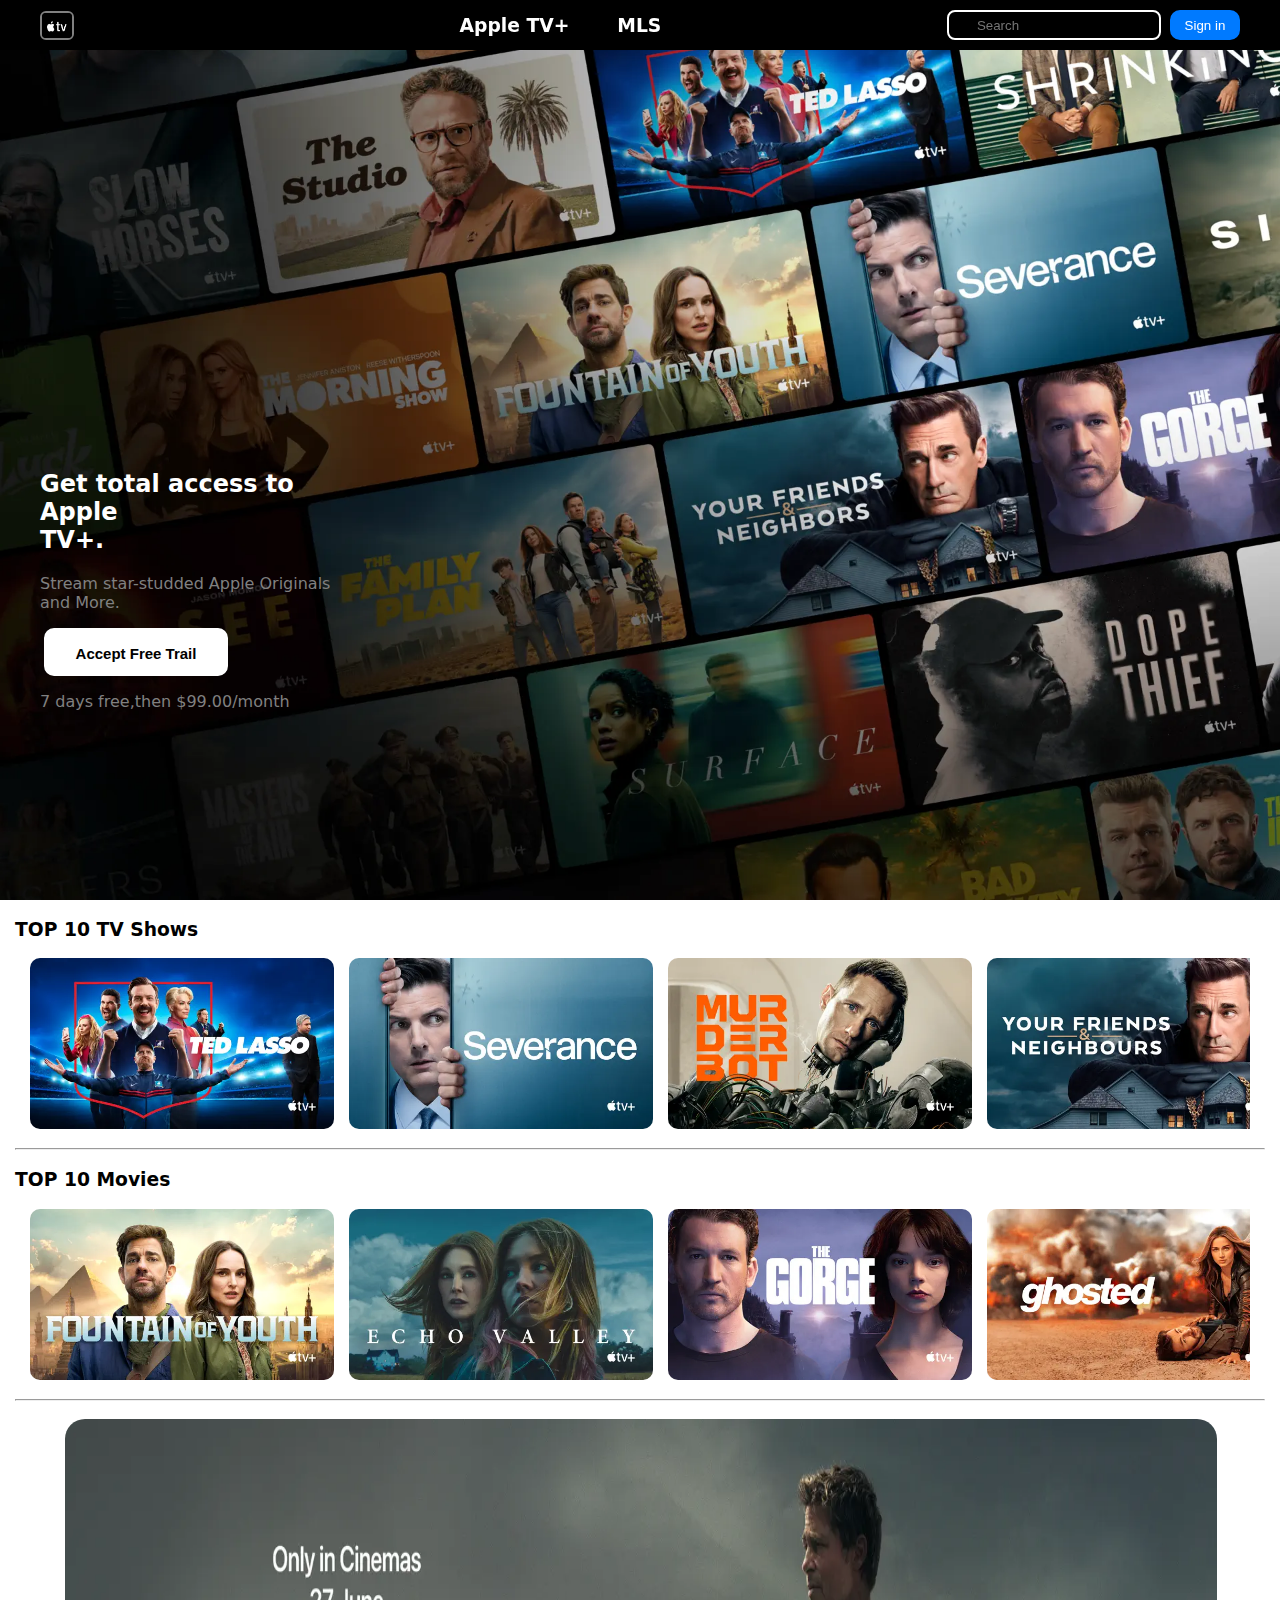
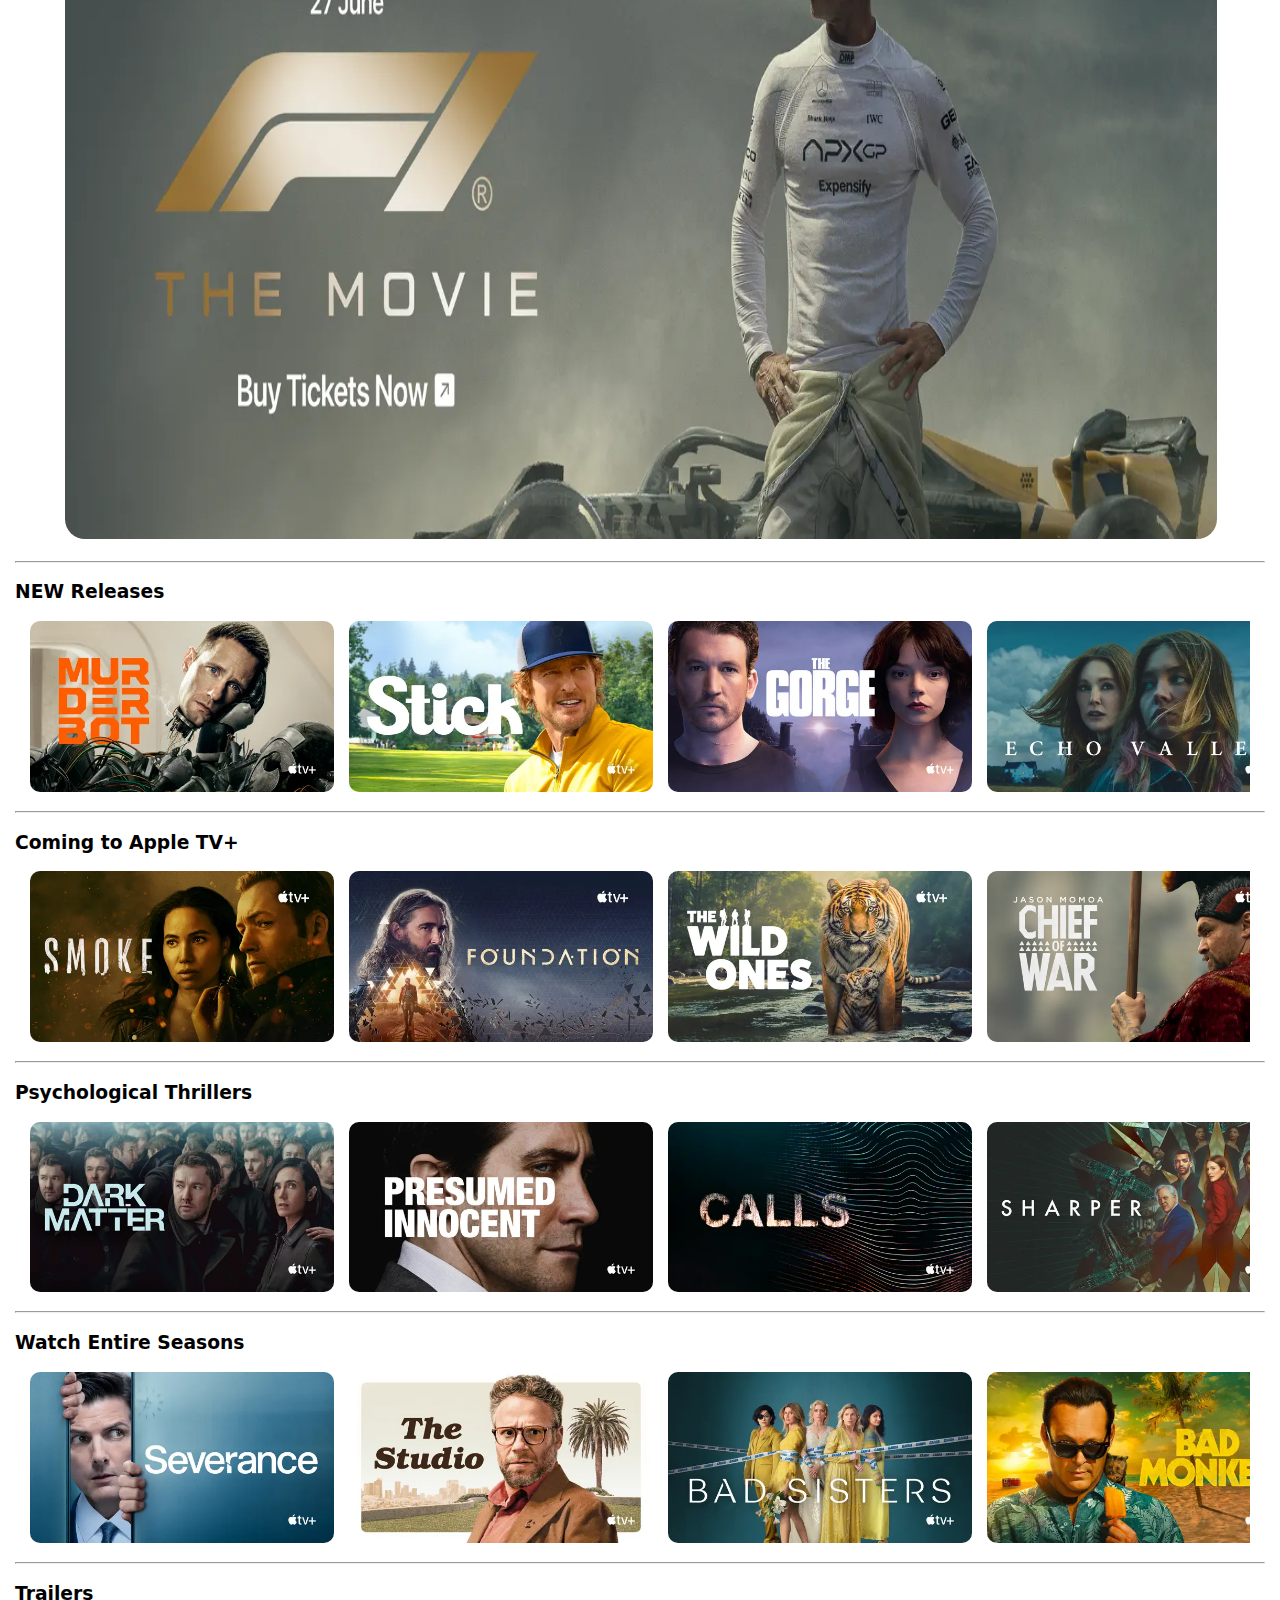
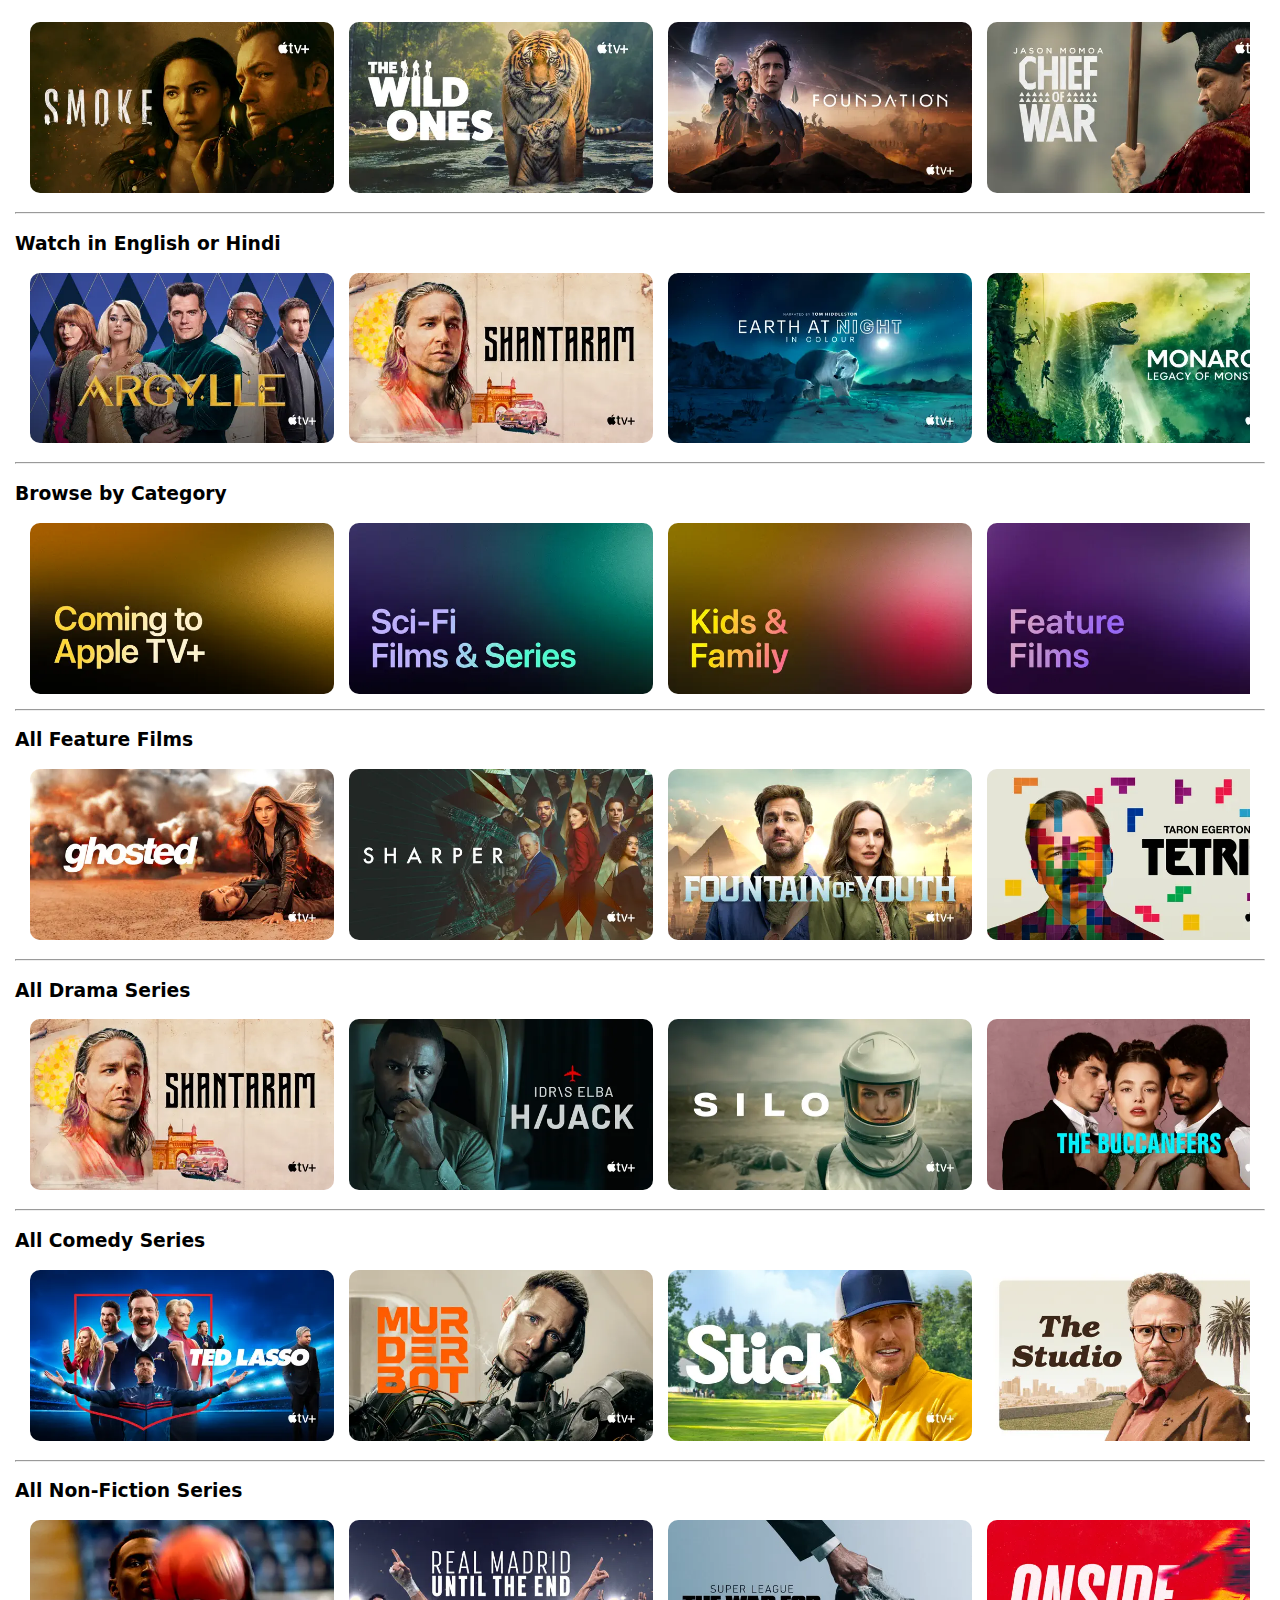
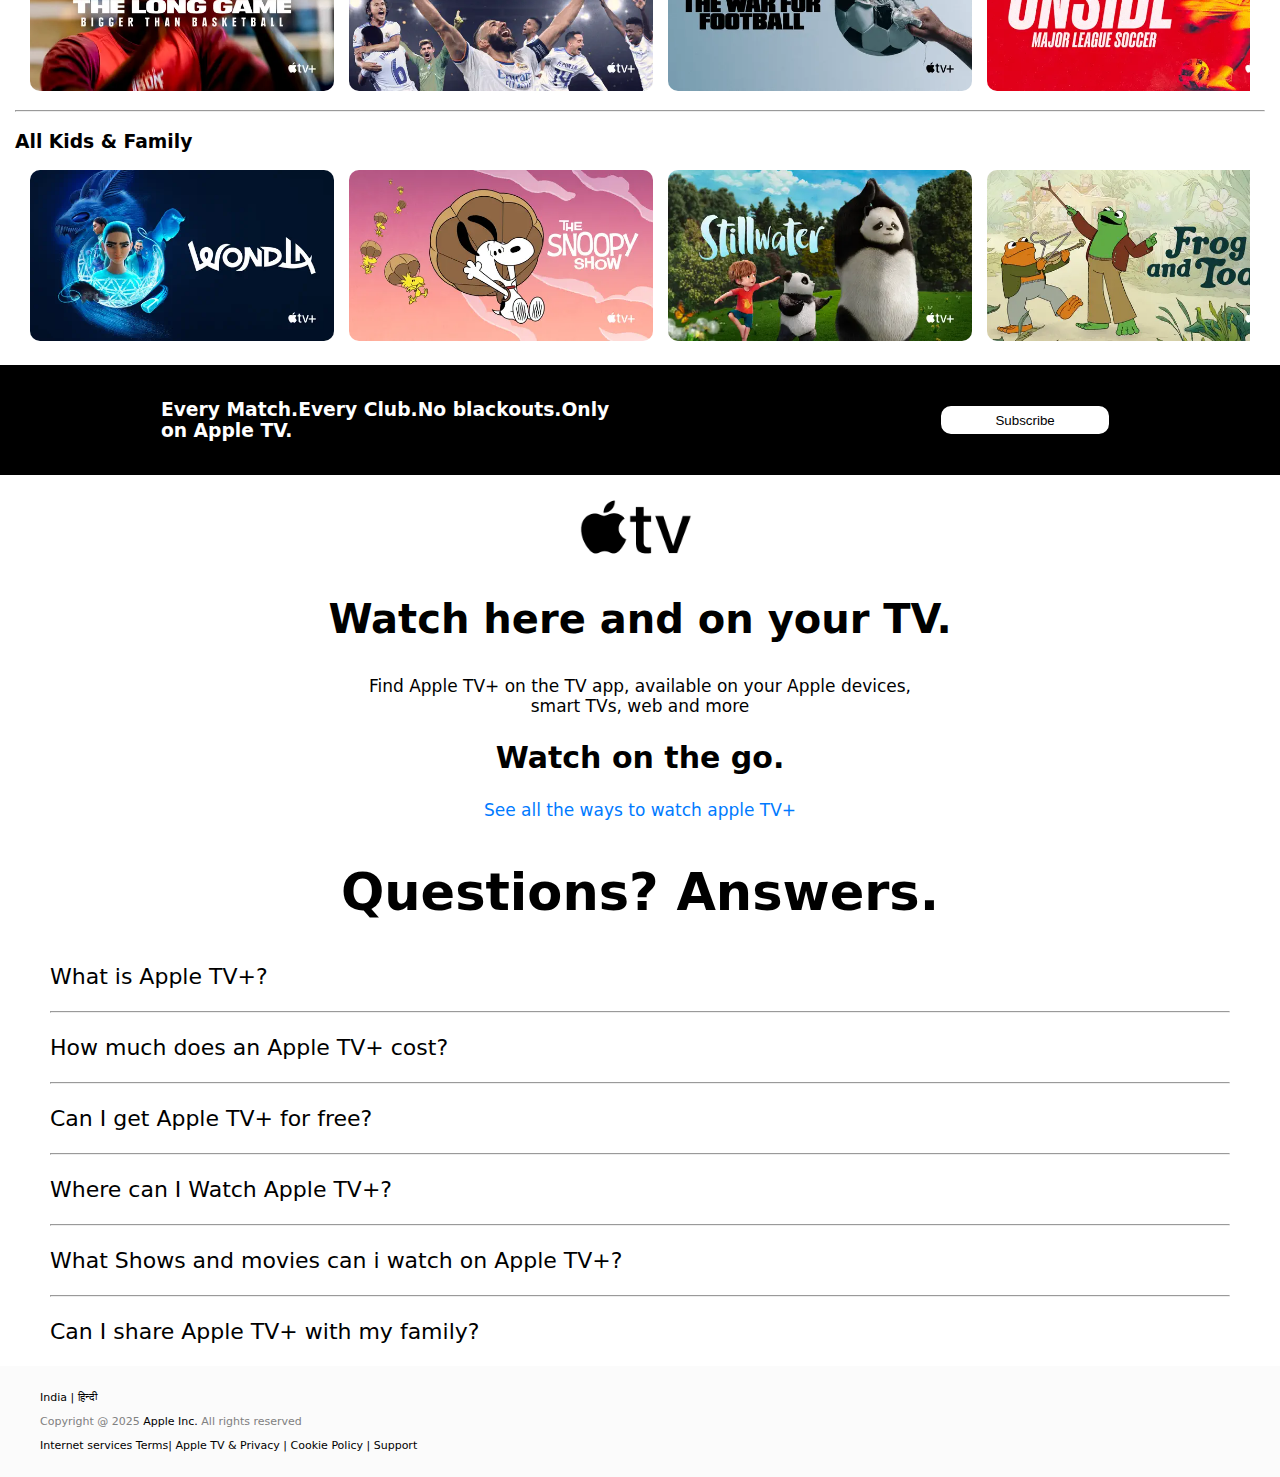
<file: index.html>
<!DOCTYPE html>
<html lang="en">

<head>
    <meta charset="UTF-8">
    <meta name="viewport" content="width=device-width, initial-scale=1.0">
    <link rel="stylesheet" href="appletv.css" type="text/css">
    <title>Apple Tv clone</title>
</head>

<body>
    <div class="header">
        <nav class="bar">
            <img class="apple" src="/images/apple (2).png" width="30" height="25">
            <p class="line">=</p>
            <div class="title">
            <h3>Apple TV+</h3><h3 class="mls">MLS</h3>
            </div>
            <div>
                <input class="search" type="searchbox" placeholder="Search">
                <button type="button">Sign in</button>
            </div>
        </nav>
        <div class="info">
            <h2 class="para0">Get total access to Apple<br>TV+.</h2>
            <p class="para1">Stream star-studded Apple Originals and More.</p>
            <button class="btn" type="button"><p><b>Accept Free Trail</b></p></button>
            <p class="para2">7 days free,then $99.00/month</p>
        </div>
    </div>
    <div class="contents">
        <h3>TOP 10 TV Shows</h3>
        <div class="shows">
        <div class="cards">
        <div class="dots">...</div>
        <img src="images/b1.webp" width="304"></div>
        <div class="cards">
        <div class="dots">...</div>
        <img src="images/b2.webp" width="304"></div>
        <div class="cards">
        <div class="dots">...</div>
        <img src="images/b3.webp" width="304"></div>
        <div class="cards">
        <div class="dots">...</div>
        <img src="images/b4.webp" width="304"></div>
        <div class="cards">
        <div class="dots">...</div>
        <img src="images/b5.webp" width="304"></div>
        <div class="cards">
        <div class="dots">...</div>
        <img src="images/b6.webp" width="304"></div>
        <div class="cards">
        <div class="dots">...</div>
        <img src="images/b7.webp" width="304"></div>
        <div class="cards">
        <div class="dots">...</div>
        <img src="images/b8.webp" width="304"></div>
        <div class="cards">
        <div class="dots">...</div>
        <img src="images/b9.webp" width="304"></div>
        <div class="cards">
        <div class="dots">...</div>
        <img src="images/b10.webp" width="304"></div>
        </div><hr>

        <h3>TOP 10 Movies</h3>
        <div class="shows">
        <div class="cards">
        <div class="dots">...</div>
        <img src="images/a1.webp" width="304"></div>
        <div class="cards">
        <div class="dots">...</div>
        <img src="images/a2.webp" width="304"></div>
        <div class="cards">
        <div class="dots">...</div>
        <img src="images/a3.webp" width="304"></div>
        <div class="cards">
        <div class="dots">...</div>
        <img src="images/a4.webp" width="304"></div>
        <div class="cards">
        <div class="dots">...</div>
        <img src="images/a5.webp" width="304"></div>
        <div class="cards">
        <div class="dots">...</div>
        <img src="images/a6.webp" width="304"></div>
        <div class="cards">
        <div class="dots">...</div>
        <img src="images/a7.webp" width="304"></div>
        <div class="cards">
        <div class="dots">...</div>
        <img src="images/a8.webp" width="304"></div>
        <div class="cards">
        <div class="dots">...</div>
        <img src="images/a9.webp" width="304"></div>
        <div class="cards">
        <div class="dots">...</div>
        <img src="images/a10.webp" width="304"></div>
        </div><hr>

        <img class="cover" src="images/1F.webp"><hr>
        <img class="cover2" src="images/1F2.webp">

        <h3>NEW Releases</h3>
        <div class="shows">
        <div class="cards">
        <div class="dots">...</div>
        <img src="images/b3.webp" width="304"></div>
        <div class="cards">
        <div class="dots">...</div>
        <img src="images/b5.webp" width="304"></div>
        <div class="cards">
        <div class="dots">...</div>
        <img src="images/a3.webp" width="304"></div>
        <div class="cards">
        <div class="dots">...</div>
        <img src="images/a2.webp" width="304"></div>
        <div class="cards">
        <div class="dots">...</div>
        <img src="images/b8.webp" width="304"></div>
        <div class="cards">
        <div class="dots">...</div>
        <img src="images/a1.webp" width="304"></div>
        <div class="cards">
        <div class="dots">...</div>
        <img src="images/a5.webp" width="304"></div>
        <div class="cards">
        <div class="dots">...</div>
        <img src="images/b6.webp" width="304"></div>
        <div class="cards">
        <div class="dots">...</div>
        <img src="images/b9.webp" width="304"></div>
        <div class="cards">
        <div class="dots">...</div>
        <img src="images/a7.webp" width="304"></div>
        </div><hr>

        <h3>Coming to Apple TV+</h3>
        <div class="shows">
        <div class="cards">
        <div class="dots">...</div>
        <img src="images/c1.webp"width=304></div>
        <div class="cards">
        <div class="dots">...</div>
        <img src="images/c2.webp"width=304></div>
        <div class="cards">
        <div class="dots">...</div>
        <img src="images/c3.webp"width=304></div>
        <div class="cards">
        <div class="dots">...</div>
        <img src="images/c4.webp"width=304></div>
        <div class="cards">
        <div class="dots">...</div>
        <img src="images/c5.webp"width=304></div>
        <div class="cards">
        <div class="dots">...</div>
        <img src="images/c6.webp"width=304></div>
        <div class="cards">
        <div class="dots">...</div>
        <img src="images/c7.webp"width=304></div>
        <div class="cards">
        <div class="dots">...</div>
        <img src="images/a7.webp" width="304"></div>
        </div><hr>

        <h3>Psychological Thrillers</h3>
        <div class="shows">
        <div class="cards">
        <div class="dots">...</div>
        <img src="images/d1.webp"width=304></div>
        <div class="cards">
        <div class="dots">...</div> 
        <img src="images/d2.webp"width=304> </div>
        <div class="cards">
        <div class="dots">...</div>
        <img src="images/d3.webp"width=304></div>
        <div class="cards">
        <div class="dots">...</div>
        <img src="images/d4.webp"width=304></div>
        <div class="cards">
        <div class="dots">...</div>
        <img src="images/d5.webp"width=304></div>
        <div class="cards">
        <div class="dots">...</div>
        <img src="images/a2.webp"width=304></div>
        <div class="cards">
        <div class="dots">...</div>
        <img src="images/b2.webp" width="304"></div>
        <div class="cards">
        <div class="dots">...</div>
        <img src="images/a10.webp" width="304"></div>
        </div><hr>
    
        <h3>Watch Entire Seasons</h3>
        <div class="shows">
        <div class="cards">
        <div class="dots">...</div>
        <img src="images/b2.webp" width="304"></div>
        <div class="cards">
        <div class="dots">...</div>
        <img src="images/b7.webp" width="304"></div>
        <div class="cards">
        <div class="dots">...</div>
        <img src="images/e1.webp" width="304"></div>
        <div class="cards">
        <div class="dots">...</div>
        <img src="images/e2.webp" width="304"></div>
        <div class="cards">
        <div class="dots">...</div>
        <img src="images/d1.webp" width="304"></div>
        <div class="cards">
        <div class="dots">...</div>
        <img src="images/d2.webp" width="304"></div>
        <div class="cards">
        <div class="dots">...</div>
        <img src="images/e3.webp" width="304"></div>
        <div class="cards">
        <div class="dots">...</div>
        <img src="images/b8.webp" width="304"></div>
        <div class="cards">
        <div class="dots">...</div>
        <img src="images/b9.webp" width="304"></div>
        </div><hr>

        <h3>Trailers</h3>
        <div class="shows">
        <div class="cards">
        <div class="dots">...</div>
        <div class="play"><img src="images/play.png" width="30"></div>
        <img src="images/c1.webp" width="304"></div>
        <div class="cards">
        <div class="dots">...</div>
        <div class="play"><img src="images/play.png" width="30"></div>
        <img src="images/c3.webp" width="304"></div>
        <div class="cards">
        <div class="dots">...</div>
        <div class="play"><img src="images/play.png" width="30"></div>
        <img src="images/b10.webp" width="304"></div>
        <div class="cards">
        <div class="dots">...</div>
        <div class="play"><img src="images/play.png" width="30"></div>
        <img src="images/c4.webp" width="304"></div>
        <div class="cards">
        <div class="dots">...</div>
        <div class="play"><img src="images/play.png" width="30"></div>
        <img src="images/b9.webp" width="304"></div>
        </div><hr>

        <h3>Watch in English or Hindi</h3>
        <div class="shows">
        <div class="cards">
        <div class="dots">...</div>
        <img src="images/f1.webp" width="304"></div>
        <div class="cards">
        <div class="dots">...</div>
        <img src="images/f2.webp" width="304"></div>
        <div class="cards">
        <div class="dots">...</div>
        <img src="images/f3.webp" width="304"></div>
        <div class="cards">
        <div class="dots">...</div>
        <img src="images/e3.webp" width="304"></div>
        <div class="cards">
        <div class="dots">...</div>
        <img src="images/f4.webp" width="304"></div>
        <div class="cards">
        <div class="dots">...</div>
        <img src="images/a4.webp" width="304"></div>
        </div><hr>

        <h3>Browse by Category</h3>
        <div class="shows">
        <img src="images/g1.webp" width="304">
        <img src="images/g2.webp" width="304">
        <img src="images/g3.webp" width="304">
        <img src="images/g4.webp" width="304">
        <img src="images/g5.webp" width="304">
        <img src="images/g6.webp" width="304">
        </div><hr>

        <h3>All Feature Films</h3>
        <div class="shows">
        <div class="cards">
        <div class="dots">...</div>
        <img src="images/a4.webp" width="304"></div>
        <div class="cards">
        <div class="dots">...</div>
        <img src="images/d4.webp" width="304"></div>
        <div class="cards">
        <div class="dots">...</div>
        <img src="images/a1.webp" width="304"></div>
        <div class="cards">
        <div class="dots">...</div>
        <img src="images/a10.webp" width="304"></div>
        <div class="cards">
        <div class="dots">...</div>
        <img src="images/a5.webp" width="304"></div>
        <div class="cards">
        <div class="dots">...</div>
        <img src="images/a6.webp" width="304"></div>
        <div class="cards">
        <div class="dots">...</div>
        <img src="images/a7.webp" width="304"></div>
        <div class="cards">
        <div class="dots">...</div>
        <img src="images/a9.webp" width="304"></div>
        </div><hr>

        <h3>All Drama Series</h3>
        <div class="shows">
        <div class="cards">
        <div class="dots">...</div>
        <img src="images/f2.webp" width="304"></div>
        <div class="cards">
        <div class="dots">...</div>
        <img src="images/f4.webp" width="304"></div>
        <div class="cards">
        <div class="dots">...</div>
        <img src="images/b9.webp" width="304"></div>
        <div class="cards">
        <div class="dots">...</div>
        <img src="images/b8.webp" width="304"></div>
        <div class="cards">
        <div class="dots">...</div>
        <img src="images/d2.webp" width="304"></div>
        <div class="cards">
        <div class="dots">...</div>
        <img src="images/b4.webp" width="304"></div>
        <div class="cards">
        <div class="dots">...</div>
        <img src="images/d5.webp" width="304"></div>
        <div class="cards">
        <div class="dots">...</div>
        <img src="images/e1.webp" width=304></div>
        <div class="cards">
        <div class="dots">...</div>
        <img src="images/e3.webp" width="304"></div>
        </div><hr>

        <h3>All Comedy Series</h3>
        <div class="shows">
        <div class="cards">
        <div class="dots">...</div>
        <img src="images/b1.webp" width="304"></div>
        <div class="cards">
        <div class="dots">...</div>
        <img src="images/b3.webp" width="304"></div>
        <div class="cards">
        <div class="dots">...</div>
        <img src="images/b5.webp" width="304"></div>
        <div class="cards">
        <div class="dots">...</div>
        <img src="images/b7.webp" width="304"></div>
        <div class="cards">
        <div class="dots">...</div>
        <img src="images/e2.webp" width="304"></div>
        <div class="cards">
        <div class="dots">...</div>
        <img src="images/c5.webp" width="304"></div>
        <div class="cards">
        <div class="dots">...</div>
        <img src="images/h1.webp" width="304"></div>
        <div class="cards">
        <div class="dots">...</div>
        <img src="images/h2.webp" width="304"></div>
        </div><hr>

        <h3>All Non-Fiction Series</h3>
        <div class="shows">
        <div class="cards">
        <div class="dots">...</div>
        <img src="images/h3.webp" width="304"></div>
        <div class="cards">
        <div class="dots">...</div>
        <img src="images/h4.webp" width="304"></div>
        <div class="cards">
        <div class="dots">...</div>
        <img src="images/h5.webp" width="304"></div>
        <div class="cards">
        <div class="dots">...</div>
        <img src="images/h6.webp" width="304"></div>
        <div class="cards">
        <div class="dots">...</div>
        <img src="images/h7.webp" width="304"></div>
        <div class="cards">
        <div class="dots">...</div>
        <img src="images/h8.webp" width="304"></div>
        <div class="cards">
        <div class="dots">...</div>
        <img src="images/h9.webp" width="304"></div>
        <div class="cards">
        <div class="dots">...</div>
        <img src="images/f3.webp" width="304"></div>
        </div><hr>

        <h3>All Kids & Family</h3>
        <div class="shows">
        <div class="cards">
        <div class="dots">...</div>
        <img src="images/j1.webp" width="304"></div>
        <div class="cards">
        <div class="dots">...</div>
        <img src="images/j2.webp" width="304"></div>
        <div class="cards">
        <div class="dots">...</div>
        <img src="images/j3.webp" width="304"></div>
        <div class="cards">
        <div class="dots">...</div>
        <img src="images/j4.webp" width="304"></div>
        <div class="cards">
        <div class="dots">...</div>
        <img src="images/j5.webp" width="304"></div>
        <div class="cards">
        <div class="dots">...</div>
        <img src="images/j6.webp" width="304"></div>
        <div class="cards">
        <div class="dots">...</div>
        <img src="images/j7.webp" width="304"></div>
        <div class="cards">
        <div class="dots">...</div>
        <img src="images/j8.webp" width="304"></div>
        <div class="cards">
        <div class="dots">...</div>
        <img src="images/a8.webp" width="304"></div>
        </div>
    </div>
    <div>
        <nav class="end">
            <h3 class="para7">Every Match.Every Club.No blackouts.Only<br>
            on Apple TV.</h3>
            <h3  class="para8">Every Match.Every Club.No blackouts.Only<br>
            on Apple TV.</h5>
            <button class="btn2" type="button">Subscribe</button>
        </nav>
        <div class="white">
            <img class="logo2" src="images/logo2.png">
            <div class="end2">
            <h2 class="logoend">Watch here and on your TV.</h2>
            <p class="para3">Find Apple TV+ on the TV app, available on your Apple devices,<br>
             smart TVs, web and more</p>
            <h2 class="head">Watch on the go.</h2>
            <a class="para4">See all the ways to watch apple TV+</a>
            </div>
            <div class="end3">
            <h2>Questions? Answers.</h2>
            </div>
            <div class="end4">
                <p class="para5">What is Apple TV+?</p><hr>
                <p class="para5">How much does an Apple TV+ cost?</p><hr>
                <p class="para5">Can I get Apple TV+ for free?</p><hr>
                <p class="para5">Where can I Watch Apple TV+?</p><hr>
                <p class="para5">What Shows and movies can i watch on Apple TV+?</p><hr>
                <p class="para5">Can I share Apple TV+ with my family?</p>
            </div>
            <footer>
                <p class="foot2">India | हिन्दी</p>
                <p class="foot">Copyright @ 2025 <black class="foot2">Apple Inc.</black> All rights reserved</p>
                <p class="foot2">Internet services Terms| Apple TV & Privacy | Cookie Policy | Support</p>
            </footer>
</body>
</html>
</file>
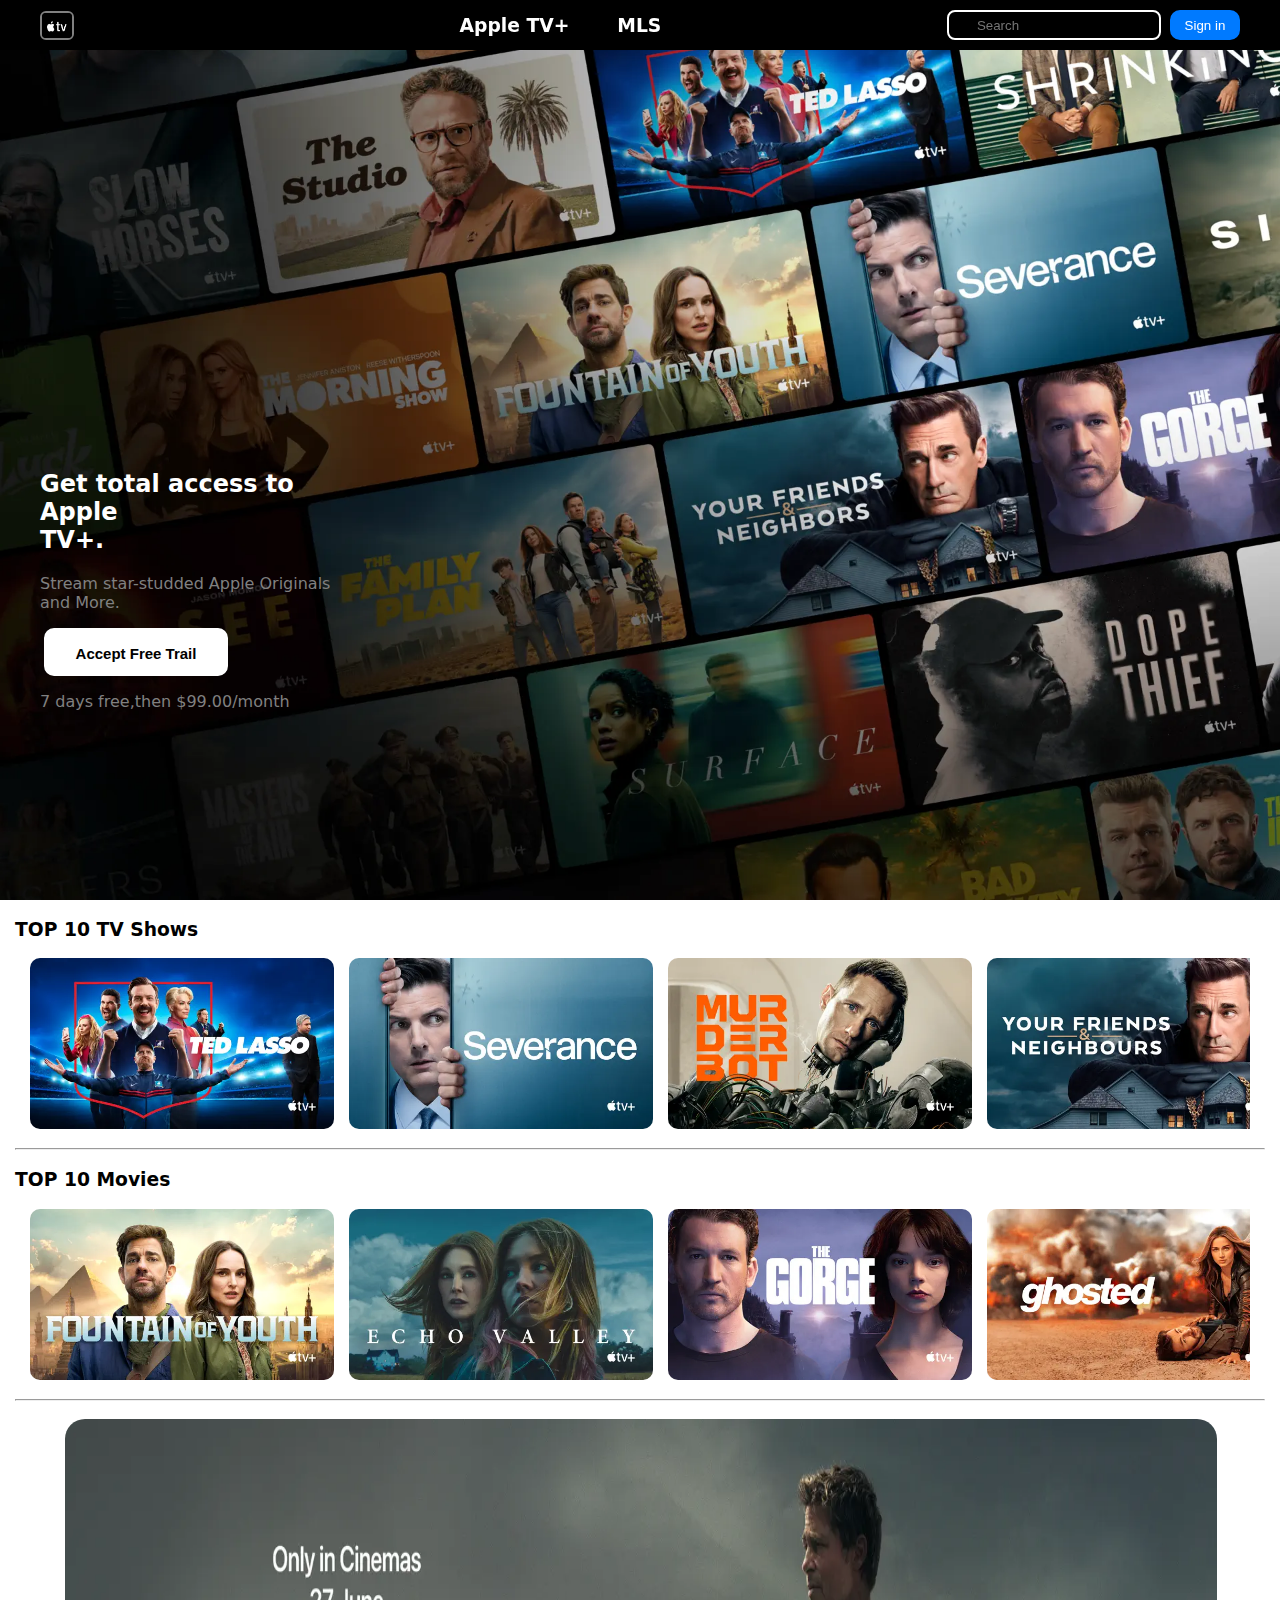
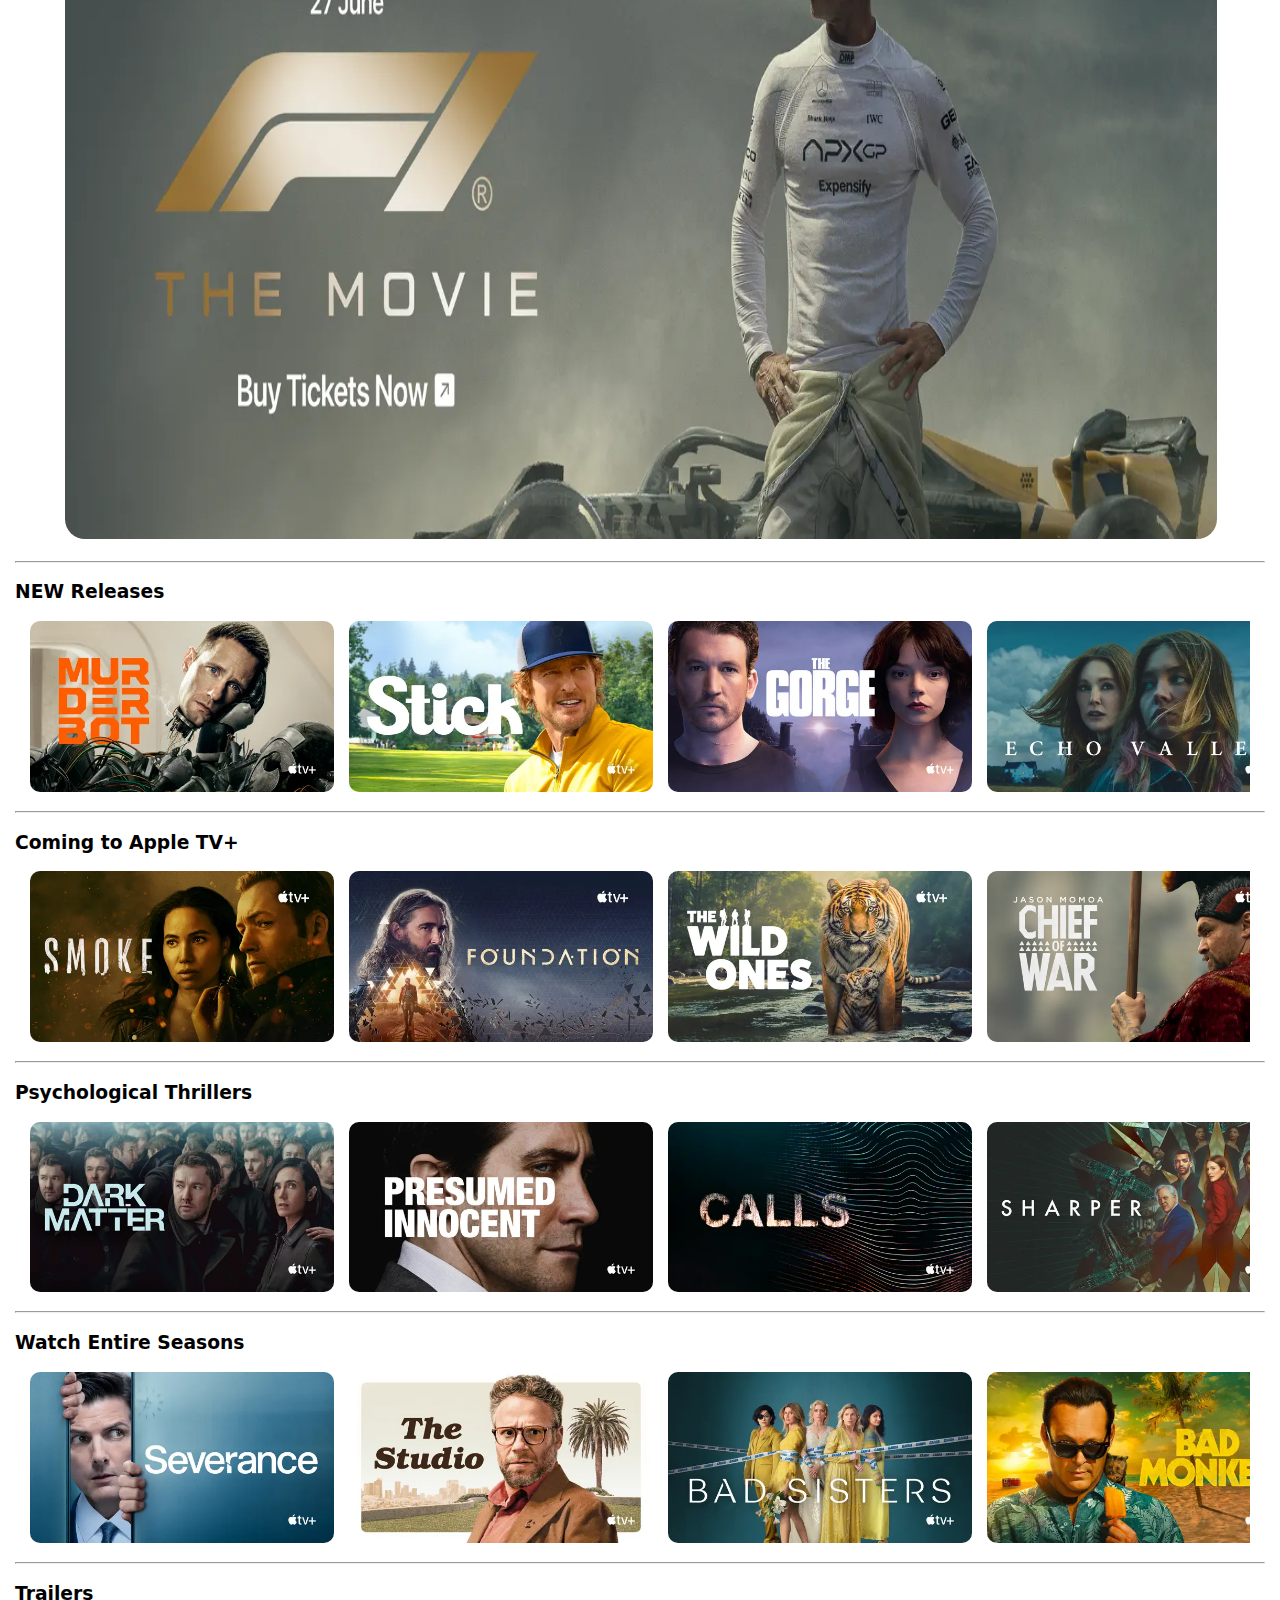
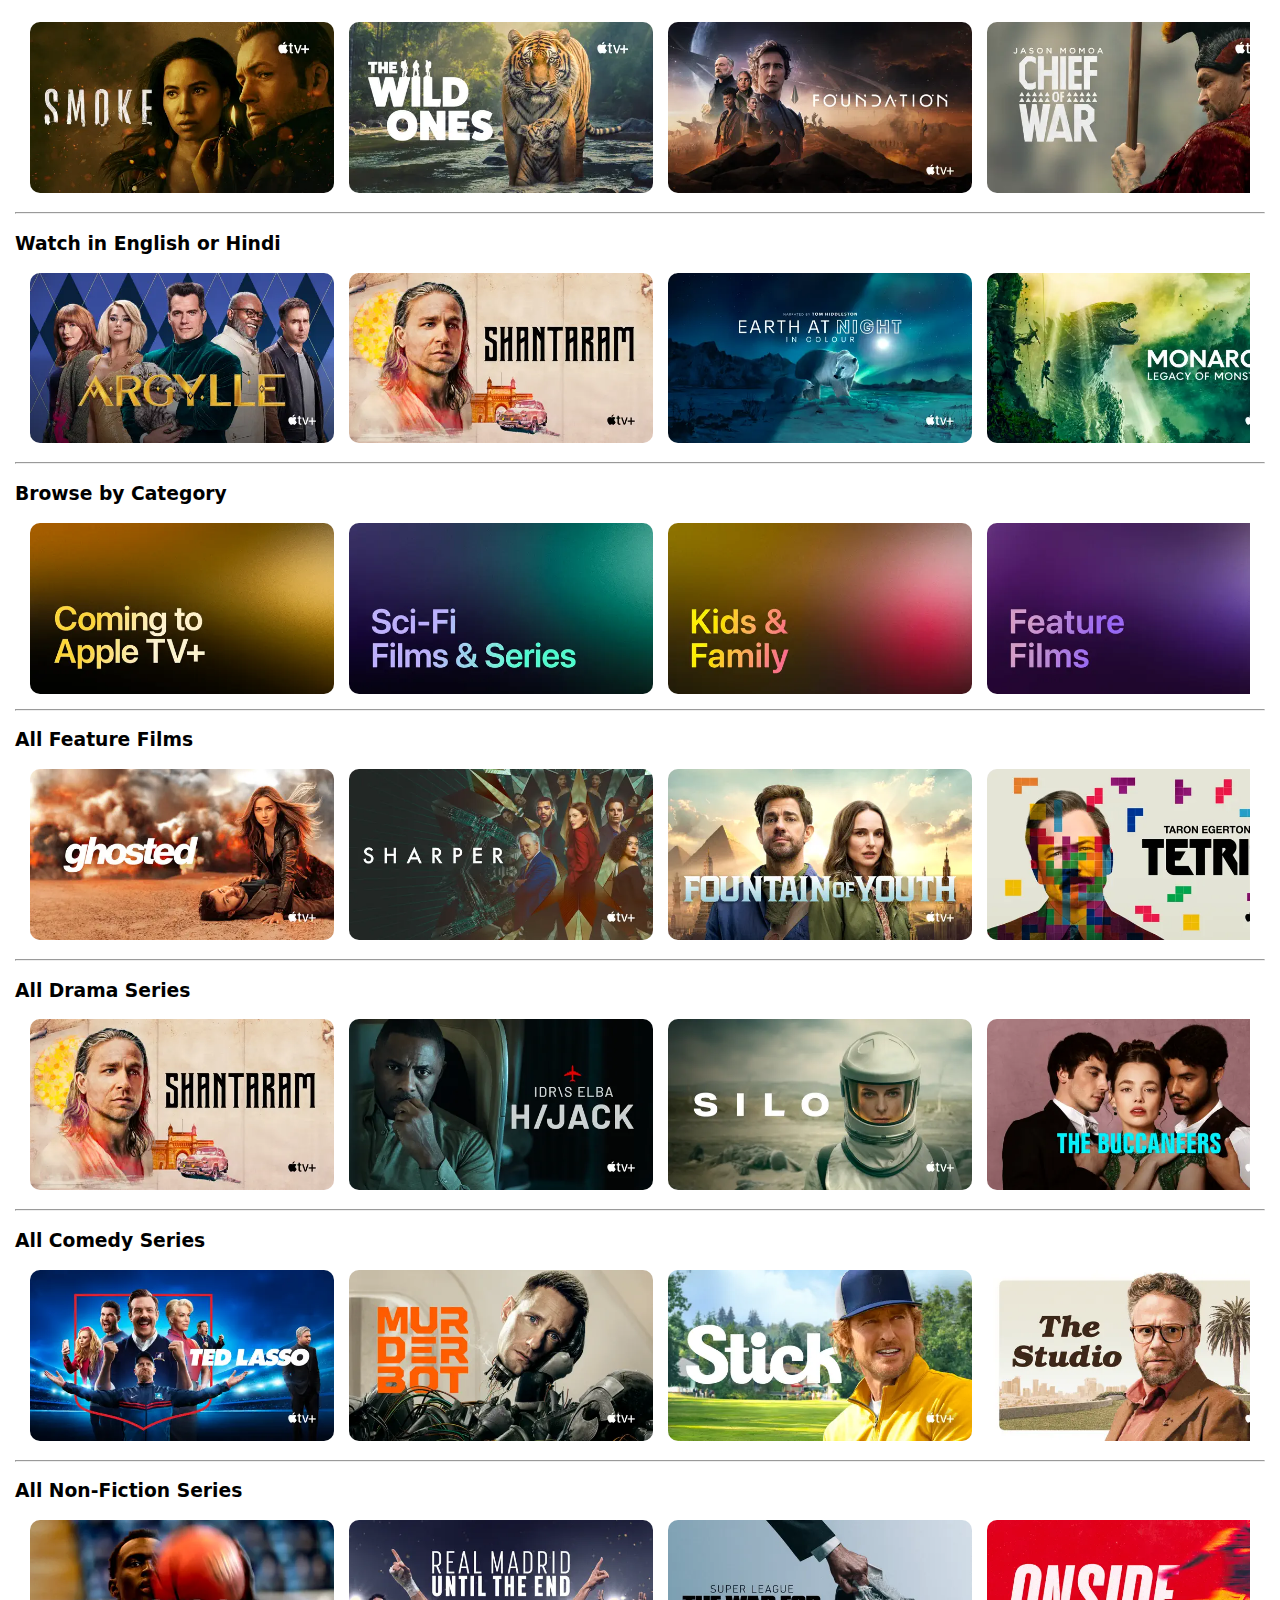
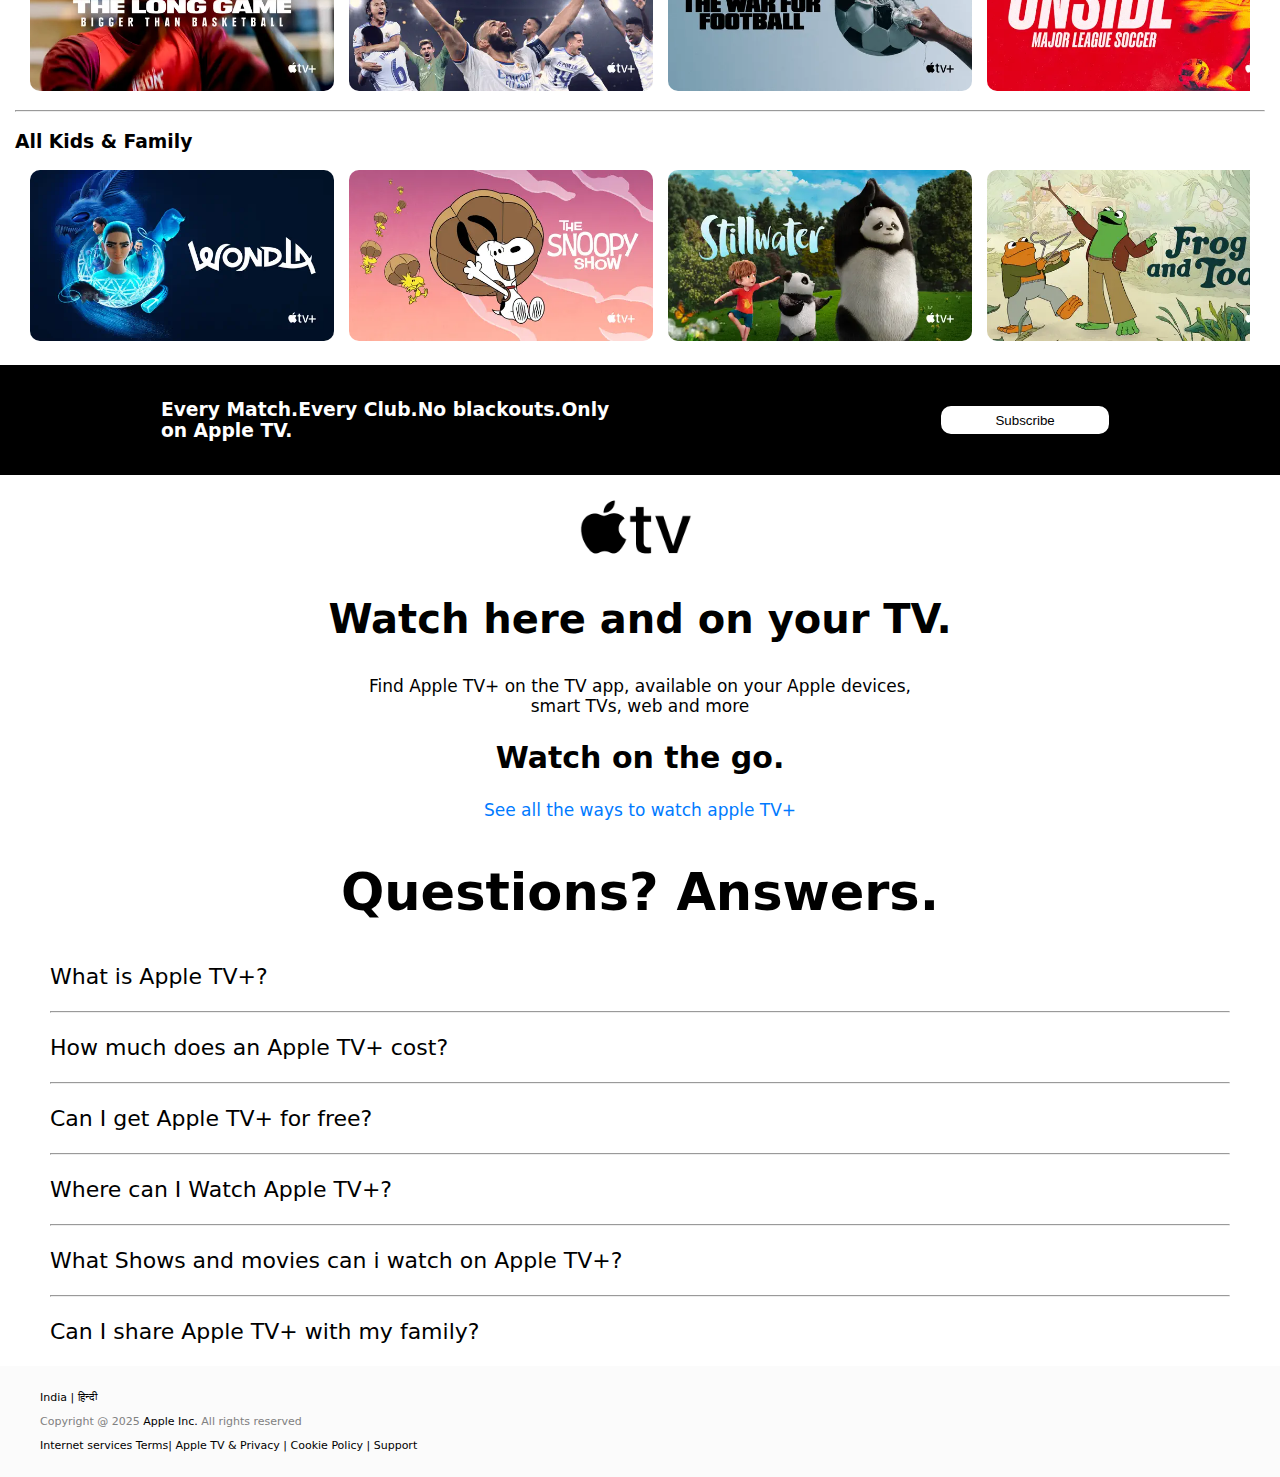
<file: appletvdemo.html>
<!DOCTYPE html>
<html lang="en">

<head>
    <meta charset="UTF-8">
    <meta name="viewport" content="width=device-width, initial-scale=1.0">
    <link rel="stylesheet" href="appletv.css" type="text/css">
    <title>Apple Tv clone</title>
</head>

<body>
    <div class="header">
        <nav class="bar">
            <img class="apple" src="/images/apple (2).png" width="30" height="25">
            <p class="line">=</p>
            <div class="title">
            <h3>Apple TV+</h3><h3 class="mls">MLS</h3>
            </div>
            <div>
                <input class="search" type="searchbox" placeholder="Search">
                <button type="button">Sign in</button>
            </div>
        </nav>
        <div class="info">
            <h2 class="para0">Get total access to Apple<br>TV+.</h2>
            <p class="para1">Stream star-studded Apple Originals and More.</p>
            <button class="btn" type="button"><p><b>Accept Free Trail</b></p></button>
            <p class="para2">7 days free,then $99.00/month</p>
        </div>
    </div>
    <div class="contents">
        <h3>TOP 10 TV Shows</h3>
        <div class="shows">
        <div class="cards">
        <div class="dots">...</div>
        <img src="images/b1.webp" width="304"></div>
        <div class="cards">
        <div class="dots">...</div>
        <img src="images/b2.webp" width="304"></div>
        <div class="cards">
        <div class="dots">...</div>
        <img src="images/b3.webp" width="304"></div>
        <div class="cards">
        <div class="dots">...</div>
        <img src="images/b4.webp" width="304"></div>
        <div class="cards">
        <div class="dots">...</div>
        <img src="images/b5.webp" width="304"></div>
        <div class="cards">
        <div class="dots">...</div>
        <img src="images/b6.webp" width="304"></div>
        <div class="cards">
        <div class="dots">...</div>
        <img src="images/b7.webp" width="304"></div>
        <div class="cards">
        <div class="dots">...</div>
        <img src="images/b8.webp" width="304"></div>
        <div class="cards">
        <div class="dots">...</div>
        <img src="images/b9.webp" width="304"></div>
        <div class="cards">
        <div class="dots">...</div>
        <img src="images/b10.webp" width="304"></div>
        </div><hr>

        <h3>TOP 10 Movies</h3>
        <div class="shows">
        <div class="cards">
        <div class="dots">...</div>
        <img src="images/a1.webp" width="304"></div>
        <div class="cards">
        <div class="dots">...</div>
        <img src="images/a2.webp" width="304"></div>
        <div class="cards">
        <div class="dots">...</div>
        <img src="images/a3.webp" width="304"></div>
        <div class="cards">
        <div class="dots">...</div>
        <img src="images/a4.webp" width="304"></div>
        <div class="cards">
        <div class="dots">...</div>
        <img src="images/a5.webp" width="304"></div>
        <div class="cards">
        <div class="dots">...</div>
        <img src="images/a6.webp" width="304"></div>
        <div class="cards">
        <div class="dots">...</div>
        <img src="images/a7.webp" width="304"></div>
        <div class="cards">
        <div class="dots">...</div>
        <img src="images/a8.webp" width="304"></div>
        <div class="cards">
        <div class="dots">...</div>
        <img src="images/a9.webp" width="304"></div>
        <div class="cards">
        <div class="dots">...</div>
        <img src="images/a10.webp" width="304"></div>
        </div><hr>

        <img class="cover" src="images/1F.webp"><hr>
        <img class="cover2" src="images/1F2.webp">

        <h3>NEW Releases</h3>
        <div class="shows">
        <div class="cards">
        <div class="dots">...</div>
        <img src="images/b3.webp" width="304"></div>
        <div class="cards">
        <div class="dots">...</div>
        <img src="images/b5.webp" width="304"></div>
        <div class="cards">
        <div class="dots">...</div>
        <img src="images/a3.webp" width="304"></div>
        <div class="cards">
        <div class="dots">...</div>
        <img src="images/a2.webp" width="304"></div>
        <div class="cards">
        <div class="dots">...</div>
        <img src="images/b8.webp" width="304"></div>
        <div class="cards">
        <div class="dots">...</div>
        <img src="images/a1.webp" width="304"></div>
        <div class="cards">
        <div class="dots">...</div>
        <img src="images/a5.webp" width="304"></div>
        <div class="cards">
        <div class="dots">...</div>
        <img src="images/b6.webp" width="304"></div>
        <div class="cards">
        <div class="dots">...</div>
        <img src="images/b9.webp" width="304"></div>
        <div class="cards">
        <div class="dots">...</div>
        <img src="images/a7.webp" width="304"></div>
        </div><hr>

        <h3>Coming to Apple TV+</h3>
        <div class="shows">
        <div class="cards">
        <div class="dots">...</div>
        <img src="images/c1.webp"width=304></div>
        <div class="cards">
        <div class="dots">...</div>
        <img src="images/c2.webp"width=304></div>
        <div class="cards">
        <div class="dots">...</div>
        <img src="images/c3.webp"width=304></div>
        <div class="cards">
        <div class="dots">...</div>
        <img src="images/c4.webp"width=304></div>
        <div class="cards">
        <div class="dots">...</div>
        <img src="images/c5.webp"width=304></div>
        <div class="cards">
        <div class="dots">...</div>
        <img src="images/c6.webp"width=304></div>
        <div class="cards">
        <div class="dots">...</div>
        <img src="images/c7.webp"width=304></div>
        <div class="cards">
        <div class="dots">...</div>
        <img src="images/a7.webp" width="304"></div>
        </div><hr>

        <h3>Psychological Thrillers</h3>
        <div class="shows">
        <div class="cards">
        <div class="dots">...</div>
        <img src="images/d1.webp"width=304></div>
        <div class="cards">
        <div class="dots">...</div> 
        <img src="images/d2.webp"width=304> </div>
        <div class="cards">
        <div class="dots">...</div>
        <img src="images/d3.webp"width=304></div>
        <div class="cards">
        <div class="dots">...</div>
        <img src="images/d4.webp"width=304></div>
        <div class="cards">
        <div class="dots">...</div>
        <img src="images/d5.webp"width=304></div>
        <div class="cards">
        <div class="dots">...</div>
        <img src="images/a2.webp"width=304></div>
        <div class="cards">
        <div class="dots">...</div>
        <img src="images/b2.webp" width="304"></div>
        <div class="cards">
        <div class="dots">...</div>
        <img src="images/a10.webp" width="304"></div>
        </div><hr>
    
        <h3>Watch Entire Seasons</h3>
        <div class="shows">
        <div class="cards">
        <div class="dots">...</div>
        <img src="images/b2.webp" width="304"></div>
        <div class="cards">
        <div class="dots">...</div>
        <img src="images/b7.webp" width="304"></div>
        <div class="cards">
        <div class="dots">...</div>
        <img src="images/e1.webp" width="304"></div>
        <div class="cards">
        <div class="dots">...</div>
        <img src="images/e2.webp" width="304"></div>
        <div class="cards">
        <div class="dots">...</div>
        <img src="images/d1.webp" width="304"></div>
        <div class="cards">
        <div class="dots">...</div>
        <img src="images/d2.webp" width="304"></div>
        <div class="cards">
        <div class="dots">...</div>
        <img src="images/e3.webp" width="304"></div>
        <div class="cards">
        <div class="dots">...</div>
        <img src="images/b8.webp" width="304"></div>
        <div class="cards">
        <div class="dots">...</div>
        <img src="images/b9.webp" width="304"></div>
        </div><hr>

        <h3>Trailers</h3>
        <div class="shows">
        <div class="cards">
        <div class="dots">...</div>
        <div class="play"><img src="images/play.png" width="30"></div>
        <img src="images/c1.webp" width="304"></div>
        <div class="cards">
        <div class="dots">...</div>
        <div class="play"><img src="images/play.png" width="30"></div>
        <img src="images/c3.webp" width="304"></div>
        <div class="cards">
        <div class="dots">...</div>
        <div class="play"><img src="images/play.png" width="30"></div>
        <img src="images/b10.webp" width="304"></div>
        <div class="cards">
        <div class="dots">...</div>
        <div class="play"><img src="images/play.png" width="30"></div>
        <img src="images/c4.webp" width="304"></div>
        <div class="cards">
        <div class="dots">...</div>
        <div class="play"><img src="images/play.png" width="30"></div>
        <img src="images/b9.webp" width="304"></div>
        </div><hr>

        <h3>Watch in English or Hindi</h3>
        <div class="shows">
        <div class="cards">
        <div class="dots">...</div>
        <img src="images/f1.webp" width="304"></div>
        <div class="cards">
        <div class="dots">...</div>
        <img src="images/f2.webp" width="304"></div>
        <div class="cards">
        <div class="dots">...</div>
        <img src="images/f3.webp" width="304"></div>
        <div class="cards">
        <div class="dots">...</div>
        <img src="images/e3.webp" width="304"></div>
        <div class="cards">
        <div class="dots">...</div>
        <img src="images/f4.webp" width="304"></div>
        <div class="cards">
        <div class="dots">...</div>
        <img src="images/a4.webp" width="304"></div>
        </div><hr>

        <h3>Browse by Category</h3>
        <div class="shows">
        <img src="images/g1.webp" width="304">
        <img src="images/g2.webp" width="304">
        <img src="images/g3.webp" width="304">
        <img src="images/g4.webp" width="304">
        <img src="images/g5.webp" width="304">
        <img src="images/g6.webp" width="304">
        </div><hr>

        <h3>All Feature Films</h3>
        <div class="shows">
        <div class="cards">
        <div class="dots">...</div>
        <img src="images/a4.webp" width="304"></div>
        <div class="cards">
        <div class="dots">...</div>
        <img src="images/d4.webp" width="304"></div>
        <div class="cards">
        <div class="dots">...</div>
        <img src="images/a1.webp" width="304"></div>
        <div class="cards">
        <div class="dots">...</div>
        <img src="images/a10.webp" width="304"></div>
        <div class="cards">
        <div class="dots">...</div>
        <img src="images/a5.webp" width="304"></div>
        <div class="cards">
        <div class="dots">...</div>
        <img src="images/a6.webp" width="304"></div>
        <div class="cards">
        <div class="dots">...</div>
        <img src="images/a7.webp" width="304"></div>
        <div class="cards">
        <div class="dots">...</div>
        <img src="images/a9.webp" width="304"></div>
        </div><hr>

        <h3>All Drama Series</h3>
        <div class="shows">
        <div class="cards">
        <div class="dots">...</div>
        <img src="images/f2.webp" width="304"></div>
        <div class="cards">
        <div class="dots">...</div>
        <img src="images/f4.webp" width="304"></div>
        <div class="cards">
        <div class="dots">...</div>
        <img src="images/b9.webp" width="304"></div>
        <div class="cards">
        <div class="dots">...</div>
        <img src="images/b8.webp" width="304"></div>
        <div class="cards">
        <div class="dots">...</div>
        <img src="images/d2.webp" width="304"></div>
        <div class="cards">
        <div class="dots">...</div>
        <img src="images/b4.webp" width="304"></div>
        <div class="cards">
        <div class="dots">...</div>
        <img src="images/d5.webp" width="304"></div>
        <div class="cards">
        <div class="dots">...</div>
        <img src="images/e1.webp" width=304></div>
        <div class="cards">
        <div class="dots">...</div>
        <img src="images/e3.webp" width="304"></div>
        </div><hr>

        <h3>All Comedy Series</h3>
        <div class="shows">
        <div class="cards">
        <div class="dots">...</div>
        <img src="images/b1.webp" width="304"></div>
        <div class="cards">
        <div class="dots">...</div>
        <img src="images/b3.webp" width="304"></div>
        <div class="cards">
        <div class="dots">...</div>
        <img src="images/b5.webp" width="304"></div>
        <div class="cards">
        <div class="dots">...</div>
        <img src="images/b7.webp" width="304"></div>
        <div class="cards">
        <div class="dots">...</div>
        <img src="images/e2.webp" width="304"></div>
        <div class="cards">
        <div class="dots">...</div>
        <img src="images/c5.webp" width="304"></div>
        <div class="cards">
        <div class="dots">...</div>
        <img src="images/h1.webp" width="304"></div>
        <div class="cards">
        <div class="dots">...</div>
        <img src="images/h2.webp" width="304"></div>
        </div><hr>

        <h3>All Non-Fiction Series</h3>
        <div class="shows">
        <div class="cards">
        <div class="dots">...</div>
        <img src="images/h3.webp" width="304"></div>
        <div class="cards">
        <div class="dots">...</div>
        <img src="images/h4.webp" width="304"></div>
        <div class="cards">
        <div class="dots">...</div>
        <img src="images/h5.webp" width="304"></div>
        <div class="cards">
        <div class="dots">...</div>
        <img src="images/h6.webp" width="304"></div>
        <div class="cards">
        <div class="dots">...</div>
        <img src="images/h7.webp" width="304"></div>
        <div class="cards">
        <div class="dots">...</div>
        <img src="images/h8.webp" width="304"></div>
        <div class="cards">
        <div class="dots">...</div>
        <img src="images/h9.webp" width="304"></div>
        <div class="cards">
        <div class="dots">...</div>
        <img src="images/f3.webp" width="304"></div>
        </div><hr>

        <h3>All Kids & Family</h3>
        <div class="shows">
        <div class="cards">
        <div class="dots">...</div>
        <img src="images/j1.webp" width="304"></div>
        <div class="cards">
        <div class="dots">...</div>
        <img src="images/j2.webp" width="304"></div>
        <div class="cards">
        <div class="dots">...</div>
        <img src="images/j3.webp" width="304"></div>
        <div class="cards">
        <div class="dots">...</div>
        <img src="images/j4.webp" width="304"></div>
        <div class="cards">
        <div class="dots">...</div>
        <img src="images/j5.webp" width="304"></div>
        <div class="cards">
        <div class="dots">...</div>
        <img src="images/j6.webp" width="304"></div>
        <div class="cards">
        <div class="dots">...</div>
        <img src="images/j7.webp" width="304"></div>
        <div class="cards">
        <div class="dots">...</div>
        <img src="images/j8.webp" width="304"></div>
        <div class="cards">
        <div class="dots">...</div>
        <img src="images/a8.webp" width="304"></div>
        </div>
    </div>
    <div>
        <nav class="end">
            <h3 class="para7">Every Match.Every Club.No blackouts.Only<br>
            on Apple TV.</h3>
            <h3  class="para8">Every Match.Every Club.No blackouts.Only<br>
            on Apple TV.</h5>
            <button class="btn2" type="button">Subscribe</button>
        </nav>
        <div class="white">
            <img class="logo2" src="images/logo2.png">
            <div class="end2">
            <h2 class="logoend">Watch here and on your TV.</h2>
            <p class="para3">Find Apple TV+ on the TV app, available on your Apple devices,<br>
             smart TVs, web and more</p>
            <h2 class="head">Watch on the go.</h2>
            <a class="para4">See all the ways to watch apple TV+</a>
            </div>
            <div class="end3">
            <h2>Questions? Answers.</h2>
            </div>
            <div class="end4">
                <p class="para5">What is Apple TV+?</p><hr>
                <p class="para5">How much does an Apple TV+ cost?</p><hr>
                <p class="para5">Can I get Apple TV+ for free?</p><hr>
                <p class="para5">Where can I Watch Apple TV+?</p><hr>
                <p class="para5">What Shows and movies can i watch on Apple TV+?</p><hr>
                <p class="para5">Can I share Apple TV+ with my family?</p>
            </div>
            <footer>
                <p class="foot2">India | हिन्दी</p>
                <p class="foot">Copyright @ 2025 <black class="foot2">Apple Inc.</black> All rights reserved</p>
                <p class="foot2">Internet services Terms| Apple TV & Privacy | Cookie Policy | Support</p>
            </footer>
</body>
</html>
</file>
<file: appletv.css>
body{
    color:black;
    font-family:system-ui, -apple-system, BlinkMacSystemFont, 'Segoe UI', Roboto, Oxygen, Ubuntu, Cantarell, 'Open Sans', 'Helvetica Neue', sans-serif;
    /* overflow-x:hidden; */
    margin:0px;
}
.header{
    margin-top:0px;
    width:100%;
    height:100vh;
    background-image:url(images/landing\ page.jpg);
    background-color:rgba(0, 0, 0, 0.874);
    background-size:cover;
    background-position:center;
}
.title{
    font-size:16px;
    display:flex;
    gap:3rem;
    margin-left:100px;
    
}
nav{
    display:flex;
    height:50px;
    background-color:black;
    color:white;
    align-items:center;
    justify-content:space-around;
}
.bar{
    position:fixed;
    width:100%;
    z-index:99999;
    justify-content:space-between;
}
h3{
    cursor:pointer;
}
.apple{
    cursor:pointer;
    margin-left:40px;
    border:2px solid grey;
    border-radius:6px;
}
.info{
   margin:0px 40px;
   color:white;
   position:absolute;
   top:50%;
   right:70%;
}
.search{
    border:2px solid white;
    margin-right:0px;
    border-radius:8px;
}
button{
    font:15px;
    background-color:#007AFF;
    color:white;
    width:70px;
    height:30px;
    margin:0px 40px;
    margin-left:4px;
    padding:0px 12px;
    border:2px solid #007AFF;
    border-radius:10px;
    cursor: pointer;
}
input{
    padding:6px 5px 5px 28px;
    background-color: black;
    color:white;
}
.para1{
    font:13px;
    color:grey;
}
.para2{
    font:10px;
    color:grey;
}
.btn{
    font-size:15px;
    background-color:white;
    color:black;
    border:2px solid white;
    border-radius:10px;
    width:184px;
    height:48px;
 }
.contents{
    font:17px;
    margin:0px 15px;
}
.end{
    font:17px;
}
.btn2{
    font:15px;
    background-color:white;
    color:black;
    width:168px;
    height:28px;
    margin:0px 10px;
    padding:0px 10px;
    border: 2px solid white;
    border-radius:10px;
}
.logo2{
    margin:0px 45%;
    width:120px;
    height:64px;
}
.logoend{
    font-size:40px;
}
.para3{
    font-size:17px;
}
.end{
    margin:20px 0px;
    height:110px;
}
.end2{
   text-align: center;
}
.head{
    font-size:30px;
}
.para4{
    font-size:17px;
    color:#007AFF;
    cursor:pointer;
}
.end3{
    font-size:34px;
    text-align:center;
}
.end4{
    margin:0px 50px;
}
.end4:hover{
    cursor:pointer;
}
.para5{
    font-size:22px;
}
.para6{
    font-size:15px;
}
blue,sup{
    color:#007AFF;
}
footer{
    background-color:#FBFBFB;
    font-size:11px;
    padding:14px 40px;
    margin:0px;
}
.foot{
    color:grey;
}
.foot2{
    color:black;
}
.foot2:hover{
    cursor:pointer;
}
.shows{
    display:flex;
    gap:15px;
    margin:15px;
    overflow-x:auto;
    overflow-y:hidden;
    cursor:pointer;
}
.shows::-webkit-scrollbar{
    display:none;
}
.icons{
    display:flex;
    gap:15px;
}
.cover{
    width:90vw;
    height:80vh;
    margin:10px 50px;
    cursor:pointer;
    border-radius:20px;
}
.cover2{
    display:none;
}
img{
    border-radius:10px;
}
.play{
    position:absolute;
    top:40%;
    left:40%;
    display:none;
}
.cards{
    position:relative;
}
.dots{
    display:none;
    text-align:center;
    position:absolute;
    top:70%;
    left:85%;
    width:30px; height:30px;
    border:1px rgb(162, 152, 152);
    background-color: rgb(162, 152, 152);
    color:white;
    border-radius:20px;
}
.cards:hover .dots{
    display:block;
}
.dots:hover{
    background-color:#007AFF;
}
.cards:hover .play{
    display:block;
}
.line{
    display:none;
}
.para8{
    display:none;
}


@media all and (max-width:1025px){
    .body{
        margin:0px;
        width:100%;
    }
    .bar{
        width:1024px;
        height:52px;
        margin-right:0px;
    }
    .button{
        margin:0px 40px;
    }
    .header{
        width:100%;
        height:576px;
    }
    .info{
        top:40%;
        right:70%;
    }
    img{
        width:221px;
        height:124px;
    }
    .apple{
        width:30px;
        height:25px;
    }
    .cover{
        width:354;
        margin:0px 20px;
    }
    .cards:hover .dots{
    display:block;
    }
    .dots:hover{
    background-color:#007AFF;
}
}

@media (max-width:980px){
    .cards:hover .play{
        display:none;}
}

@media (max-width:942px){
    .bar{
        width:100%;
        height:51px;
    }
    button{
        margin-right:5px;
    }
    .logo2{
        margin-left:420px;
        margin-right:0px;
    }
    .cards:hover .play{
        display:none;}
}
@media all and (max-width:769px){
    body{
        background-color:rgba(0, 0, 0, 0.874);
        color:white;
    }
    .header{
    margin-top:0px;
    width:100%;
    height:432px;
    background-position:center;
    background-size:cover;
    }
    button{
        border:2px solid black;
        background-color:black;
        color:#007AFF;
        margin:0px 20px;
    }
    .search{
        display:none;
    }
    .title{
        margin-left:50px;
    }
    .apple{
        display:none;
    }
    .cover{
        display:block;
        width:688px;
        height:258px;
       margin:0px 20px;

    }
    .cover2{
        display:none;
    }
    .white{
        background-color:white;
        color:black;
    }
    .para1{
        display:none;
    }
    .info{
        position:absolute;
        top:40%;
        right:30%;
    }
    .para2{
        font-size:15px;
        margin-top:4px;
        margin-left:5px;
    }
    .para0{
        margin-bottom:10px;
    }
    .title{
        margin:10px 0px;
    }
    .contents{
     margin:0px 20px;
    }
    .end{
        display:block;  
        margin-bottom:0px;
    }
    br{
        display:none;
    }
    .contents hr{
        display:none;
    }
    footer{
        background-color:rgba(0, 0, 0, 0.874);
        color:white;
    }
    .foot2{
        color:white;
    }
    img{
        width:200px;
        height:121px;
    }
    .cards:hover .dots{
        display:none;
    }
    .cards:hover .play{
        display:none;
    }
    .logo2{
        margin:0px;
        margin-left:300px;
    }
    .line{
        display:block;
        font-size:34px;
        margin-left:10px;
        color:#007AFF;
        margin-top:30px;
    }
    .btn2{
       margin-left:280px;
    }
    .para7{
        margin-top:30px;
        text-align:center;
    }
    .mls{
        display:none;
    }
    .para5{
        font-size:17px;
    }
    .para3{
        font-size:17px;
    }
    .para0{
        font-size:20px;
    }
    .bar{
        width:100%;
        height:52px;
    }
    }
@media (max-width:481px){
    .cover{
        display:none;
    }
    .cover2{
        display:block;
        width:425px;
        height:570px;
    }
    .logo2{
        margin-left:155px;
    }
    .btn2{
        margin-left:135px;
    }
    .para3{
        font-size:17px;
    }
    .logoend{
        font-size:30px;
    }
    .info{
        top:25%;
       left:20%;
    }
    .para2{
        font-size:10px;
    }
    .btn{
        margin-left:0px;
    }
}
@media (max-width:438px){
    .info{
        top:25%;
    }
    .cover2{
        width:400px;
        height:520px;
    }
    .title{
        margin-left:10px;
    }
    .para2{
        margin-left:0px;
    }
    .para0{
        font-size:26px;
        width:307px;
    }

}
@media (max-width:426px){
    .cover{
        display:none;
    }
    .cover2{
        display:block;
        width:375px;
        height:500px;
        border-radius:20px;
    }
    .logo2{
        width:100px;
        height:60px;
        margin-left:170px;
    }
    .btn2{
        margin-left:140px;
    }
    .info{
        top:35%;
        left:10%;
    }
    .para2{
        font-size:10px;
        margin-left:20px;
        width:171px;
        height:13px;
    }
    .para0{
        font-size:20px;
        margin-left:20px;
    } 
    .logoend{
        font-size:24px;
    }
    .para3{
        font-size:15px;
    }
    .head{
        font-size:24px;
    }
    .end3{
        font-size:30px;
    }
    .para7{
        font-size:17px;
    }
    .title{
        margin-left:40px;
    }

}

@media (max-width:376px){
    .cover{
        display:none;
    }
    .cover2{
        display:block;
        width:325px;
        height:433px;
        margin:0px 10px;
    }
    .logo2{
        width:50px;
        height:40px;
        margin-left:160px;
    }
    .btn2{
        margin-left:110px;
    }
    .contents h3{
        font-size:17px;
    }
    .logoend{
        font-size:28px;
    }
    .head{
        font-size:24px;
    }
    .end3{
        font-size:21px;
    }
    .para2{
        font-size:10px;
        margin:2px;
        margin-left:10px;
        width:151px;
         height:13px;
    }
    .info{
        top:45%;
        left:10%;
    }
    .btn{
    margin-left:0px;
    }
    .para0{
        font-size:15px;
        width:240px;
        margin-bottom:10px;
        margin-left:0px;
    }
    .title{
        margin-left:45px;
    }
}

@media all and (max-width:321px){
    .logo2{
        width:60px;
        height:40px;
        margin:0px 125px;
        margin-top:20px;
    }
    button{
        margin:0px 20px;
        margin-bottom:0px;
    }
    .title{
        margin-left:40px;
        font-size:17px;
        margin-top:15px;
    }
    .line{
        margin-top:25px;
    }
    .cover2{
        width:270px;
        height:360px;
        margin:0px 10px;
    }
    .end3{
        font-size:20px;
    }
    .logoend{
        margin-top:10px;
        font-size:22px;
    }
    .head{
        font-size:18px;
    }
        .btn2{
            margin:10px 70px;
        }
        .para2{
            font-size:10px;
            margin-left:5px;
        }
        .para0{
            font-size:15px;
            width:240px;
            margin-left:0px;
        }
        .btn{
            width:160px;
            height:50px;
        }
        .mls{
        display:none;
        }
        .title{
            margin-bottom:18px;
        }
        .cover{
            display:none;
        }
        .btn2{
        margin-top:0px;
        }
        .info{
            top:45%;
        }
}
</file>
